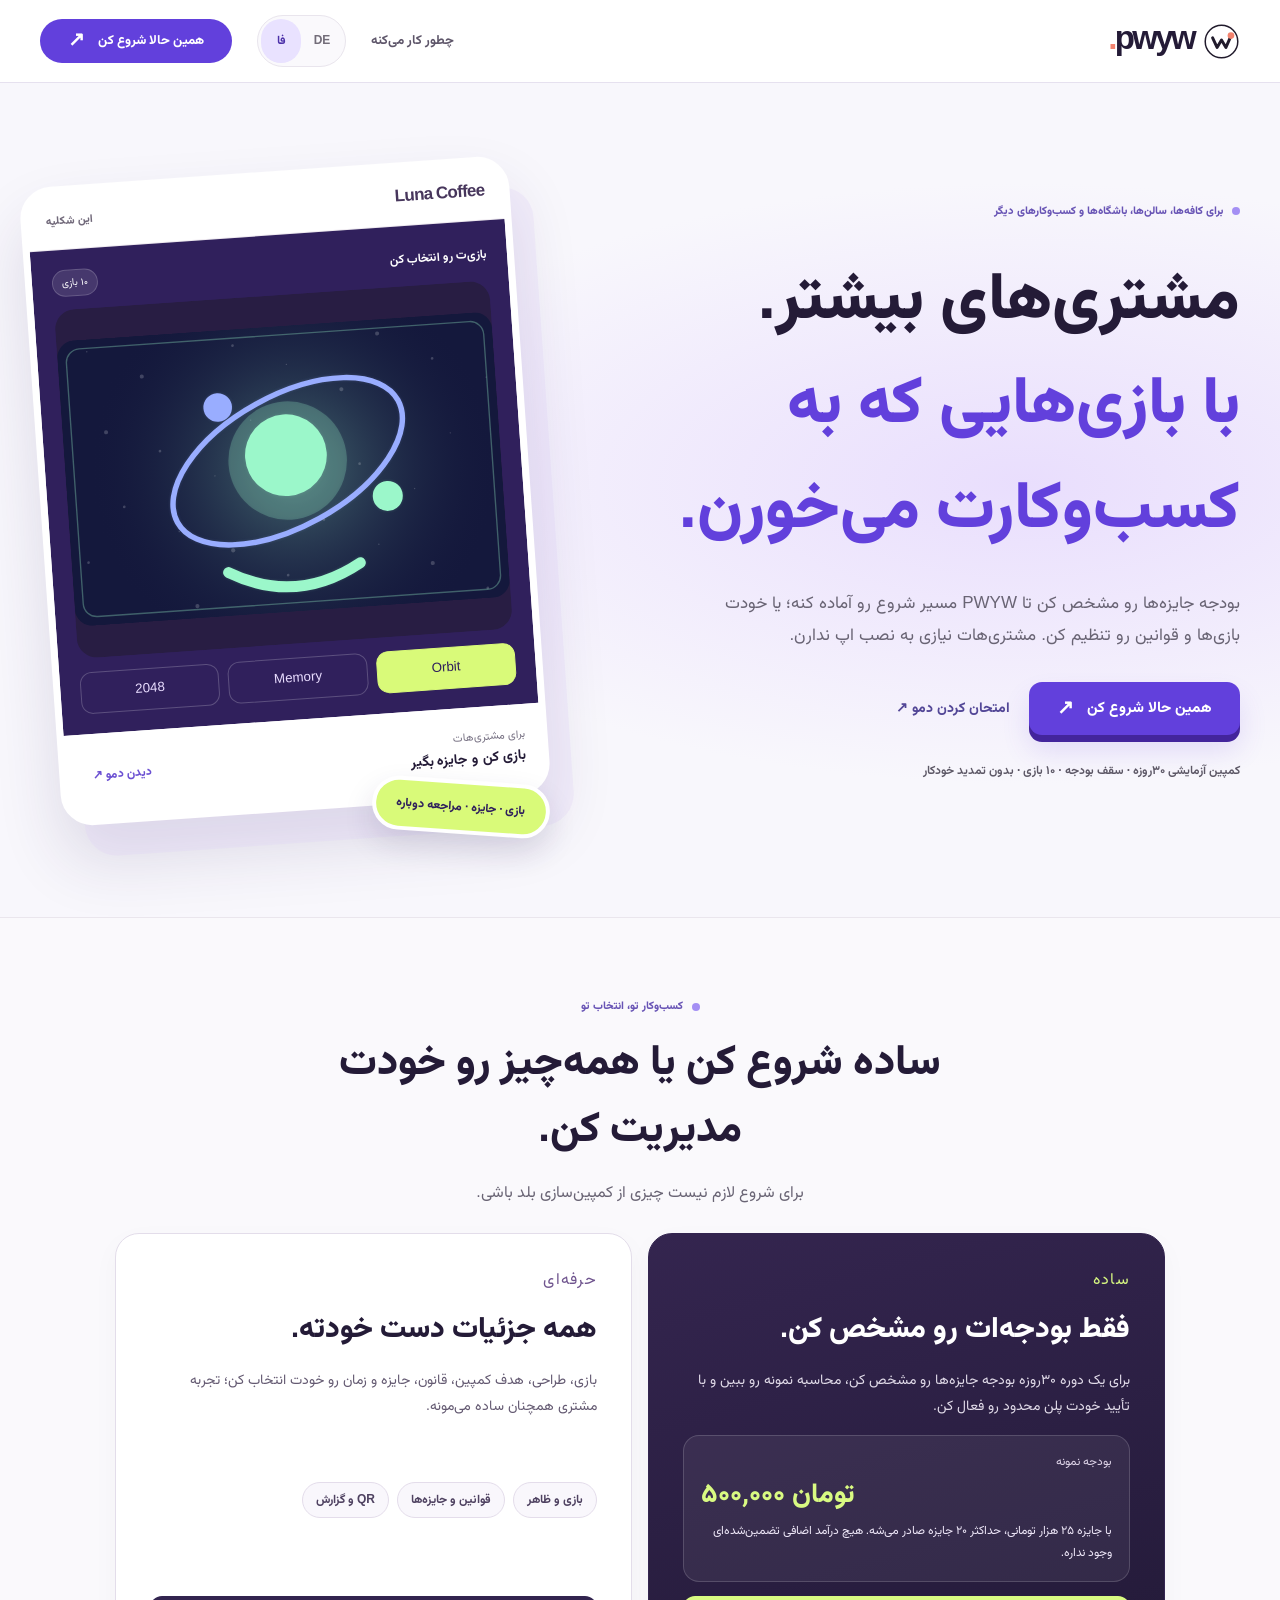
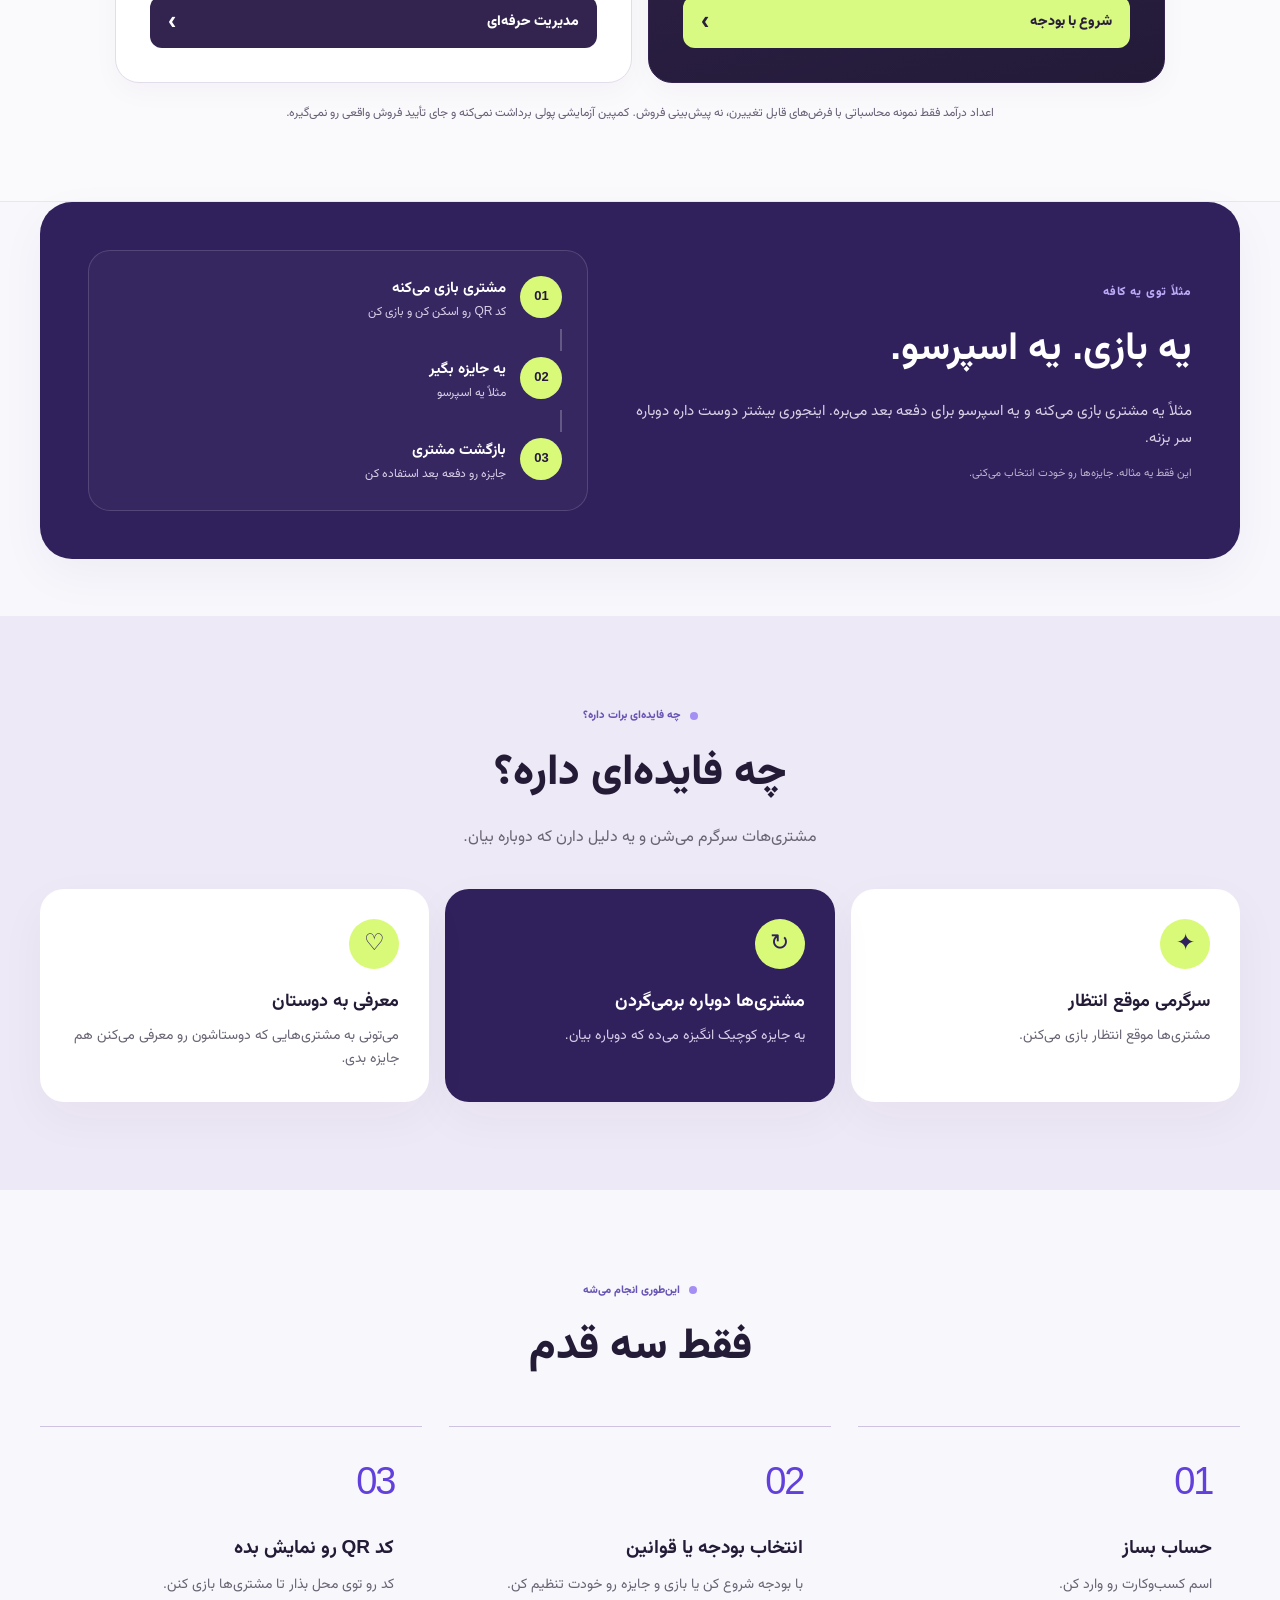
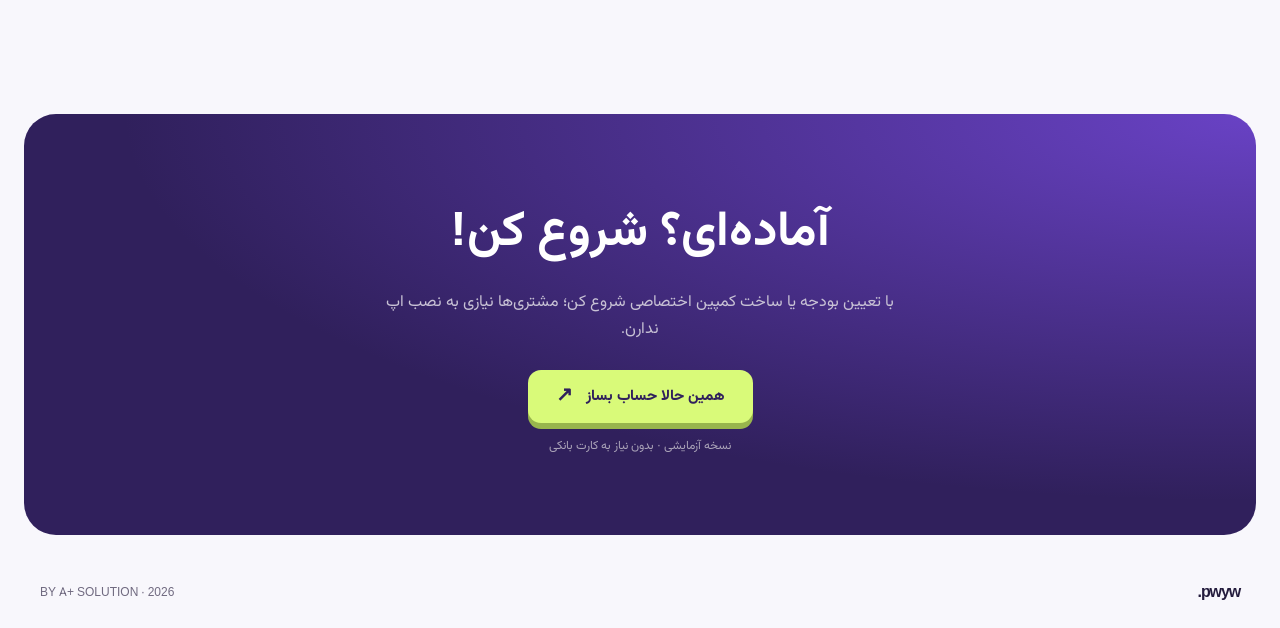
<file: static/index.html>
<!doctype html>
<html lang="de">
<head>
<meta charset="utf-8">
<meta name="viewport" content="width=device-width,initial-scale=1">
<meta name="theme-color" content="#ffffff">
<meta name="description" content="Deine Gäste spielen, gewinnen kleine Preise und kommen gern wieder.">
<meta property="og:title" content="PWYW – Spielen. Gewinnen. Wiederkommen.">
<meta property="og:description" content="Kleine Spiele für deine Gäste. Die Preise und Regeln bestimmst du.">
<title>PWYW — Dein Spieleportal.</title>
<link rel="stylesheet" href="/static/pwyw-sms-landing.css?v=20261024-value02">
<link rel="stylesheet" href="/static/pwyw-premium.css?v=20261024-1"><link rel="stylesheet" href="/static/pwyw-design-system.css?v=20261029-01"></head>
<body class="sms-landing"><a class="pw4-skip" href="#top">رفتن به محتوای اصلی</a>
<header class="site-nav">
  <div class="container nav-inner">
    <a href="/" class="brand-sign" aria-label="PWYW Startseite">
      <span class="brand-glyph" aria-hidden="true"><svg viewBox="0 0 50 50" fill="none"><circle cx="25" cy="25" r="22" stroke="currentColor" stroke-width="2"/><path d="M13 20L19 33L25 23L31 33L38 17" stroke="currentColor" stroke-width="4" stroke-linecap="round" stroke-linejoin="round"/><circle cx="37.8" cy="17" r="4.5" fill="#f2836f"/></svg></span>
      <span class="brand-type">pwyw<span>.</span></span>
    </a>
    <div class="header-spacer"></div>
    <a class="header-how" href="#how">So funktioniert es</a>
    <a class="button button-small nav-link" href="/dashboard?signup=1&amp;src=sms">Jetzt starten <span class="arrow" aria-hidden="true">↗</span></a>
  </div>
</header>
<main>
  <section class="hero" id="top">
    <div class="container hero-grid">
      <div class="hero-copy">
        <span class="eyebrow">Für Cafés, Salons, Studios und mehr</span>
        <h1>Mehr Gäste. <span>Mit Spielen, die zu deinem Geschäft passen.</span></h1>
        <p class="hero-description">Du gibst dein Prämienbudget vor – PWYW richtet den Einstieg ein. Oder du steuerst Spiele und Regeln selbst. Ohne App für deine Gäste.</p>
        <div class="hero-actions">
          <a class="button" href="/dashboard?signup=1&amp;src=sms">Jetzt starten <span class="arrow" aria-hidden="true">↗</span></a>
          <a class="demo-link" href="/play/luna-cafe?objective=return">Demo ausprobieren ↗</a>
        </div>
        <p class="hero-note"><strong>30-Tage-Pilot · Budgetlimit · 10 Spiele · Keine automatische Verlängerung</strong></p>
      </div>
      <div class="hero-visual">
        <div class="hero-showcase">
          <div class="showcase-bar"><b>Luna Coffee</b><span>So sieht es aus</span></div>
          <div class="showcase-screen">
            <div class="showcase-screen-top"><strong>Wähle dein Spiel</strong><span>10 Spiele</span></div>
            <img class="showcase-art" src="/static/game-art/orbit.svg" width="640" height="420" alt="Vorschau des Minispiels Orbit Catch">
            <div class="showcase-picker" data-no-i18n aria-label="Spielvorschau"><button type="button" data-preview="orbit" data-de="Orbit" data-fa="ستاره‌گیر" aria-pressed="true">Orbit</button><button type="button" data-preview="memory" data-de="Memory" data-fa="حافظه" aria-pressed="false">Memory</button><button type="button" data-preview="merge" data-de="2048" data-fa="۲۰۴۸" aria-pressed="false">2048</button></div>
          </div>
          <div class="showcase-bottom">
            <div><small>Für deine Gäste</small><strong>Spielen und gewinnen</strong></div>
            <a href="/play/luna-cafe?objective=return">Demo öffnen ↗</a>
          </div>
        </div>
        <span class="visual-caption">Spielen · Gewinnen · Wiederkommen</span>
      </div>
    </div>
  </section>

  <section class="operating-modes" id="choose-path" aria-labelledby="choose-path-title">
    <div class="container">
      <div class="section-center mode-intro"><span class="eyebrow">Dein Geschäft, deine Entscheidung</span>
        <h2 class="section-heading" id="choose-path-title">Einfach starten. Oder alles selbst steuern.</h2>
        <p class="section-description">Du musst keine Kampagnen kennen, um loszulegen.</p>
      </div>
      <div class="operating-grid">
       <article class="operating-card is-guided">
        <span class="mode-tag">EINFACH</span><h3>Nur dein Budget festlegen.</h3>
        <p>Wähle dein Prämienbudget für einen 30-Tage-Pilot. Du siehst eine Beispielrechnung und aktivierst ein begrenztes Belohnungsprogramm.</p>
        <div class="mode-sample"><span>Beispielbudget</span><strong>500.000 Toman</strong><small>Mit 25.000 Toman je Prämie sind höchstens 20 Ausgaben möglich. Keine garantierten Mehreinnahmen.</small></div>
        <a class="mode-action" href="/dashboard?signup=1&amp;mode=managed">Mit Budget starten <span aria-hidden="true">›</span></a>
       </article>
       <article class="operating-card is-expert">
        <span class="mode-tag">FLEXIBEL</span><h3>Du entscheidest jedes Detail.</h3>
        <p>Wähle Spiele, Gestaltungsstil, Kampagnenziele, Regeln, Prämien und Zeiträume. Das Kundenerlebnis bleibt genauso einfach.</p>
        <div class="mode-capabilities"><span>Spiele & Design</span><span>Regeln & Prämien</span><span>QR & Auswertung</span></div>
        <a class="mode-action secondary" href="/dashboard?signup=1&amp;mode=expert">Professionell gestalten <span aria-hidden="true">›</span></a>
       </article>
      </div>
      <p class="mode-transparency">Die Umsatzszenarien sind Rechenbeispiele mit veränderbaren Annahmen, keine Umsatzprognose. Der Pilot bucht kein Geld ab und ersetzt keine Bestätigung realer Verkäufe.</p>
    </div>
  </section>

  <section class="example" aria-labelledby="example-heading">
    <div class="container example-inner">
      <div class="example-intro">
        <span class="example-label">Zum Beispiel im Café</span>
        <h2 id="example-heading">Ein Spiel. Ein Espresso.</h2>
        <p>Ein Gast spielt und gewinnt zum Beispiel einen Espresso für den nächsten Besuch. So macht Wiederkommen noch mehr Spaß.</p>
        <small>Nur ein Beispiel. Du wählst die Preise.</small>
      </div>
      <div class="journey" aria-label="Beispiel: Gast spielt, erhält einen Vorteil, kommt erneut">
        <div class="journey-item"><span class="journey-icon" aria-hidden="true">01</span><div><strong>Gast spielt</strong><span>QR Code scannen und spielen</span></div></div>
        <div class="journey-connector" aria-hidden="true"></div>
        <div class="journey-item"><span class="journey-icon" aria-hidden="true">02</span><div><strong>Etwas gewinnen</strong><span>Zum Beispiel einen Espresso</span></div></div>
        <div class="journey-connector" aria-hidden="true"></div>
        <div class="journey-item"><span class="journey-icon" aria-hidden="true">03</span><div><strong>Wiederkommen</strong><span>Den Gewinn beim nächsten Besuch einlösen</span></div></div>
      </div>
    </div>
  </section>

  <section class="section benefits" id="benefits" aria-labelledby="benefits-heading">
    <div class="container">
      <div class="section-center">
        <span class="eyebrow">Das bringt es dir</span>
        <h2 class="section-heading" id="benefits-heading">Warum lohnt sich das?</h2>
        <p class="section-description">Deine Gäste haben Spaß. Und einen Grund, wiederzukommen.</p>
      </div>
      <div class="simple-goal-grid">
        <article class="simple-goal-card"><span class="benefit-icon" aria-hidden="true">✦</span><h3>Spaß beim Warten</h3><p>Deine Gäste spielen, während sie warten.</p></article>
        <article class="simple-goal-card"><span class="benefit-icon" aria-hidden="true">↻</span><h3>Gäste kommen gern wieder</h3><p>Ein kleiner Gewinn macht Lust auf den nächsten Besuch.</p></article>
        <article class="simple-goal-card"><span class="benefit-icon" aria-hidden="true">♡</span><h3>Freunde empfehlen</h3><p>Du kannst auch Gäste belohnen, die Freunde empfehlen.</p></article>
      </div>
    </div>
  </section>

  <section class="section" id="how" aria-labelledby="how-heading">
    <div class="container">
      <div class="section-center">
        <span class="eyebrow">So geht’s</span>
        <h2 class="section-heading" id="how-heading">Nur drei Schritte</h2>
      </div>
      <div class="simple-steps">
        <div class="simple-step"><span>01</span><h3>Konto erstellen</h3><p>Gib den Namen deines Geschäfts ein.</p></div>
        <div class="simple-step"><span>02</span><h3>Budget oder Regeln wählen</h3><p>Einfach mit Budget starten oder Spiele und Prämien selbst einstellen.</p></div>
        <div class="simple-step"><span>03</span><h3>QR Code zeigen</h3><p>Stell den Code im Geschäft auf. Schon können Gäste spielen.</p></div>
      </div>
    </div>
  </section>

  <section class="closing" aria-labelledby="closing-heading">
    <div class="container">
      <h2 id="closing-heading">Bereit? Dann geht’s los!</h2>
      <p>Starte mit einem Budget oder deiner eigenen Kampagne. Deine Gäste brauchen keine App.</p>
      <a href="/dashboard?signup=1&amp;src=sms" class="button">Jetzt Konto erstellen <span class="arrow" aria-hidden="true">↗</span></a>
      <small>Pilotversion · Keine Kreditkarte erforderlich</small>
    </div>
  </section>
</main>
<footer class="site-footer"><div class="container footer-inner"><strong>pwyw.</strong><span>BY A+ SOLUTION · 2026</span></div></footer>
<script defer src="/static/pwyw-i18n.js?v=irt20261028-1"></script>
<script defer src="/static/pwyw-premium.js?v=20261024-1"></script></body></html>
</file>
<file: static/pwyw-sms-landing.css>
/* PWYW conversion landing. Isolated from studio and game presentation. */
:root{color-scheme:light;--ink:#211b2c;--sub:#696474;--accent:#6b50d2;--accentDeep:#543ac0;--paper:#f7f7f7;--stroke:#e9e5ed;--font:Inter,ui-sans-serif,system-ui,-apple-system,BlinkMacSystemFont,"Segoe UI",Arial,sans-serif}
*,*::before,*::after{box-sizing:border-box}
html{scroll-behavior:smooth;overflow-x:clip}
body{overflow-x:clip;margin:0;background:#fff;color:var(--ink);font-family:var(--font);font-size:16px;-webkit-font-smoothing:antialiased}
a{color:inherit;text-decoration:none}
button,a{-webkit-tap-highlight-color:transparent}
img{max-width:100%;display:block}
.sr-only{position:absolute;width:1px;height:1px;clip:rect(0,0,0,0);overflow:hidden;white-space:nowrap}
.container{width:min(1140px,calc(100% - 48px));margin-inline:auto}
.site-nav{position:sticky;top:0;z-index:20;background:rgba(255,255,255,.96);backdrop-filter:blur(18px);border-bottom:1px solid #efecf0}
.nav-inner{min-height:74px;display:flex;align-items:center;gap:25px}
.brand-sign{display:inline-flex;align-items:center;gap:9px;white-space:nowrap}
.brand-glyph{color:var(--ink);width:37px;height:37px;display:inline-flex}
.brand-glyph svg{width:100%;height:100%}
.brand-type{font-size:29px;letter-spacing:-.08em;font-weight:850;line-height:1}
.brand-type span{color:#f2836f}
.header-spacer{flex:1}
.header-how{font-size:13px;font-weight:700;color:#5e566a}
.header-how:hover{color:var(--accent)}
.pwyw-locale-switch{display:flex;align-items:center;gap:3px;border:1px solid var(--stroke);border-radius:50px;padding:3px;background:#faf9fc}
.pwyw-locale-switch button{cursor:pointer;padding:6px 9px;border:0;border-radius:20px;background:transparent;font:700 12px var(--font);color:#736d79}
.pwyw-locale-switch button.is-current{background:#e9e2ff;color:#4c31a9}
.button{display:inline-flex;justify-content:center;align-items:center;gap:13px;min-height:56px;padding:15px 24px;border-radius:12px;background:var(--accent);color:white;font-size:15px;font-weight:760;box-shadow:0 9px 22px #664bd126;transition:background .2s,transform .2s}
.button:hover{background:var(--accentDeep);transform:translateY(-1px)}
.button:focus-visible,.header-how:focus-visible,.demo-link:focus-visible,.brand-sign:focus-visible{outline:3px solid #b39bff;outline-offset:4px}
.button .arrow{font-size:20px;line-height:1}
.button-small{min-height:42px;padding:10px 17px;font-size:13px;border-radius:10px;box-shadow:none}
.hero{padding:92px 0 88px;background:radial-gradient(circle at 93% 23%,#efeaff 0%,#fff 41%)}
.hero-grid{display:grid;grid-template-columns:minmax(0,1.1fr) minmax(0,.9fr);align-items:center;gap:68px}
.eyebrow{display:inline-flex;align-items:center;gap:9px;color:#6854b5;text-transform:uppercase;font-size:12px;font-weight:800;letter-spacing:.1em}
.eyebrow::before{content:"";height:8px;width:8px;border-radius:50%;background:#a48ff4}
.hero h1{font-size:clamp(43px,5.5vw,70px);line-height:1.1;letter-spacing:-.065em;font-weight:820;margin:22px 0 23px;max-width:780px}
.hero h1 span{color:var(--accent)}
.hero-description{font-size:18px;line-height:1.75;color:var(--sub);max-width:570px;margin:0}
.hero-actions{margin-top:30px;display:flex;flex-wrap:wrap;align-items:center;gap:15px}
.demo-link{font-size:14px;color:#534797;font-weight:750;padding:9px 4px}
.demo-link:hover{text-decoration:underline}
.hero-note{color:#85808e;font-size:13px;margin:18px 0 0}
.hero-note strong{font-weight:650;color:#5d5866}
.hero-visual{position:relative;max-width:475px;width:100%;justify-self:end}
.hero-visual::before{content:"";position:absolute;inset:9% -6% -6%;background:linear-gradient(145deg,#ece7fa,#faf3ef);border-radius:50px;transform:rotate(-5deg)}
.hero-showcase{isolation:isolate;position:relative;overflow:hidden;border:1px solid #e8e3ef;border-radius:25px;box-shadow:0 29px 62px #291c4d1a;background:white;transform:rotate(2deg)}
.showcase-bar{display:flex;align-items:center;justify-content:space-between;padding:17px 19px;border-bottom:1px solid #efeaf0;color:#726a7b;font-size:11px;font-weight:800}
.showcase-bar b{font-weight:850;color:#47365c;letter-spacing:-.04em;font-size:17px}
.showcase-screen{padding:18px;background:linear-gradient(160deg,#16142b,#322055)}
.showcase-screen-top{display:flex;justify-content:space-between;align-items:center;color:#fff;font-size:12px;margin-bottom:13px;gap:8px}
.showcase-screen-top span:last-child{background:#ffffff1c;border:1px solid #ffffff2c;border-radius:30px;padding:5px 9px;font-size:10px}
.showcase-art{width:100%;aspect-ratio:1.55;object-fit:cover;background:#281d43;border-radius:13px}
.showcase-bottom{padding:17px 18px 18px;display:flex;align-items:center;justify-content:space-between;gap:10px}
.showcase-bottom div{display:grid;gap:4px}
.showcase-bottom small{font-size:11px;color:#767082}
.showcase-bottom strong{font-size:16px}
.showcase-bottom a{font-size:12px;font-weight:750;color:var(--accent);white-space:nowrap}
.visual-caption{position:absolute;z-index:2;right:-10px;bottom:16px;color:#fff;background:#2d233c;padding:11px 15px;border-radius:11px;font-weight:760;font-size:12px;box-shadow:0 10px 25px #0002;transform:rotate(-4deg)}
.section{padding:80px 0}
.section-center{text-align:center;margin-inline:auto}
.section-heading{font-size:clamp(30px,3.7vw,43px);line-height:1.2;font-weight:820;letter-spacing:-.045em;margin:11px 0 15px}
.section-description{color:var(--sub);font-size:16px;line-height:1.7;margin:0 auto;max-width:590px}
.benefits{background:#faf9fc;border-block:1px solid #f1eef5}
.simple-goal-grid{display:grid;grid-template-columns:repeat(3,minmax(0,1fr));gap:16px;margin-top:38px}
.simple-goal-card{background:#fff;border:1px solid #eeebf2;border-radius:17px;padding:26px 25px;min-height:175px}
.benefit-icon{display:grid;place-items:center;width:42px;height:42px;background:#efeafd;border-radius:13px;font-size:23px;color:#674bd1}
.simple-goal-card h3{font-size:18px;line-height:1.35;letter-spacing:-.02em;margin:19px 0 8px}
.simple-goal-card p{font-size:14px;color:var(--sub);margin:0;line-height:1.7}
.simple-steps{display:grid;grid-template-columns:repeat(3,minmax(0,1fr));gap:27px;margin-top:43px}
.simple-step{position:relative}
.simple-step>span{display:inline-grid;place-items:center;width:47px;height:47px;border-radius:13px;background:#ede8fd;color:var(--accentDeep);font-weight:850;font-size:16px}
.simple-step h3{font-size:19px;line-height:1.3;letter-spacing:-.03em;margin:20px 0 10px}
.simple-step p{font-size:14px;line-height:1.7;color:var(--sub);margin:0;max-width:300px}
.example{padding:35px 0 78px}
.example-inner{display:grid;grid-template-columns:.8fr 1.2fr;align-items:center;gap:32px;padding:36px 42px;border:1px solid #eee8f6;background:#f7f4fd;border-radius:24px}
.example-label{font-weight:820;color:#6b54b2;font-size:12px;text-transform:uppercase;letter-spacing:.08em}
.example-inner h2{font-size:clamp(25px,3vw,33px);line-height:1.25;letter-spacing:-.04em;margin:10px 0 0}
.example-inner p{font-size:16px;line-height:1.7;color:#605969;margin:0}
.closing{background:#211a31;color:white;text-align:center;padding:76px 0 79px}
.closing h2{font-size:clamp(31px,4.3vw,49px);line-height:1.17;letter-spacing:-.055em;margin:0 auto 16px;max-width:730px}
.closing p{font-size:16px;color:#c8c2d5;margin:0 auto 27px;max-width:530px;line-height:1.7}
.closing .button{background:#a895ff;color:#211a31;box-shadow:none}
.closing .button:hover{background:#c0b1ff}
.closing small{display:block;margin-top:14px;color:#aaa3b8;font-size:12px}
.site-footer{padding:22px 0;background:#1a1525;color:#b6aec3;font-size:12px}
.footer-inner{display:flex;justify-content:space-between;align-items:center;gap:12px}
.footer-inner strong{color:#fff;font-size:16px;letter-spacing:-.07em}
html[dir=rtl] body{font-family:Vazirmatn,"Noto Sans Arabic",Tahoma,var(--font)}
html[dir=rtl] .hero h1,html[dir=rtl] .section-heading,html[dir=rtl] .closing h2{letter-spacing:0;line-height:1.45}
html[dir=rtl] .eyebrow{letter-spacing:0}
html[dir=rtl] .showcase-bottom a,html[dir=rtl] .visual-caption{font-family:inherit}
@media(max-width:850px){
 .hero{padding:66px 0 66px}
 .hero-grid{grid-template-columns:1fr;gap:42px}
 .hero-visual{justify-self:center;max-width:440px}
 .hero h1{max-width:670px}
 .simple-goal-grid{gap:10px}
 .simple-goal-card{padding:20px}
 .example-inner{padding:30px}
}
@media(max-width:600px){
 .container{width:calc(100% - 36px)}
 .nav-inner{min-height:64px;gap:10px}
 .brand-glyph{width:30px;height:30px}
 .brand-type{font-size:24px}
 .header-how{display:none}
 .button-small{font-size:12px;padding:9px 12px;min-height:40px}
 .pwyw-locale-switch{padding:2px;gap:0}
 .pwyw-locale-switch button{padding:7px 6px;font-size:11px}
 .hero{padding:47px 0 52px}
 .hero h1{font-size:clamp(39px,10.2vw,53px);line-height:1.18;margin:17px 0 17px;letter-spacing:-.056em}
 .hero-description{font-size:15px;line-height:1.75}
 .eyebrow{font-size:10px}
 .hero-actions{margin-top:24px;gap:12px}
 .hero-actions .button{width:100%}
 .demo-link{margin-inline:auto;font-size:13px}
 .hero-note{text-align:center;font-size:12px;margin-top:8px}
 .hero-visual{max-width:365px}
 .hero-showcase{transform:none}
 .hero-visual::before{inset:8% 0 0;transform:none}
 .visual-caption{transform:none;right:8px}
 .visual-caption{right:-3px;bottom:6px}
 .section{padding:58px 0}
 .section-heading{font-size:29px}
 .section-description{font-size:14px}
 .simple-goal-grid{grid-template-columns:1fr;gap:10px;margin-top:27px}
 .simple-goal-card{min-height:auto;padding:19px;display:grid;grid-template-columns:42px 1fr;gap:2px 15px}
 .benefit-icon{grid-row:1/3}
 .simple-goal-card h3{margin:0;font-size:16px}
 .simple-goal-card p{font-size:13px}
 .simple-steps{grid-template-columns:1fr;gap:24px;margin-top:32px}
 .simple-step{display:grid;grid-template-columns:46px 1fr;gap:3px 14px}
 .simple-step>span{grid-row:1/3}
 .simple-step h3{margin:0;font-size:17px}
 .simple-step p{font-size:13px}
 .example{padding:0 0 56px}
 .example-inner{grid-template-columns:1fr;gap:14px;padding:25px;border-radius:19px}
 .example-inner h2{font-size:26px}
 .example-inner p{font-size:14px}
 .closing{padding:60px 0}
 .closing p{font-size:14px}
 .closing .button{width:100%}
 .footer-inner{font-size:11px}
}
@media(max-width:350px){
 .brand-glyph{width:25px;height:25px}
 .brand-type{font-size:21px}
 .nav-inner{gap:6px}
 .button-small{padding:8px 9px;font-size:11px}
 .pwyw-locale-switch button{padding:5px}
}
@media(prefers-reduced-motion:reduce){html{scroll-behavior:auto}.button{transition:none}}


/* The commercial reason comes before the feature explanation. */
.example{padding:34px 0 57px;background:#fff}
.example-inner{grid-template-columns:minmax(0,1fr) minmax(0,.88fr);background:#251b38;color:#fff;border-color:#251b38;gap:35px;padding:42px 46px}
.example-label{color:#bbabf6}
.example-inner h2{max-width:470px;font-size:clamp(28px,3.3vw,39px);line-height:1.18;margin-top:15px}
.example-inner p{font-size:15px;color:#d9d2e5;line-height:1.8;margin:17px 0 13px}
.example-intro small{display:block;color:#bdb3cf;font-size:11px;line-height:1.6}
.journey{display:flex;flex-direction:column;border:1px solid #ffffff20;background:#ffffff0b;border-radius:19px;padding:20px 22px}
.journey-item{display:flex;align-items:flex-start;gap:14px;min-width:0}
.journey-icon{display:grid;place-items:center;flex:0 0 42px;height:42px;background:#b6a0fa;color:#26173e;font-size:13px;font-weight:850;border-radius:11px}
.journey-item>div{min-width:0;display:grid;gap:4px;padding-top:2px}
.journey-item strong{font-size:15px;color:#fff;line-height:1.4}
.journey-item>div>span{font-size:12px;line-height:1.65;color:#d8cfe7}
.journey-connector{height:22px;width:2px;background:#ffffff3a;margin:6px 0 6px 20px}
.showcase-bottom strong{max-width:220px;font-size:14px;line-height:1.4}
@media(max-width:850px){.example-inner{grid-template-columns:1fr;gap:22px;padding:33px}.journey{max-width:620px}}
@media(max-width:600px){.example{padding:0 0 46px}.example-inner{padding:24px 20px;gap:20px}.example-inner h2{font-size:28px}.example-inner p{font-size:14px}.journey{padding:17px 15px}.journey-item strong{font-size:14px}.journey-item>div>span{font-size:12px}.showcase-bottom strong{max-width:205px}}
</file>
<file: static/pwyw-premium.css>
@font-face{font-family:"PW Manrope";font-style:normal;font-weight:200 800;font-display:swap;src:url('/static/fonts/manrope.woff2') format('woff2')}
@font-face{font-family:"PW Vazir";font-style:normal;font-weight:100 900;font-display:swap;src:url('/static/fonts/vazirmatn.woff2') format('woff2')}
/* Shared product layer. Existing layout/behavior contracts stay in their modules. */
:root{--pw-ink:#241c3d;--pw-muted:#706a80;--pw-violet:#6240dc;--pw-deep:#30205c;--pw-lime:#d9fa79;--pw-paper:#f8f7fc;--pw-line:#e6e1ef;--pw-radius:24px;--pw-shadow:0 16px 48px #30205c0b;--pw-ease:cubic-bezier(.22,1,.36,1)}
:is(.sms-landing,.studio-v2){color:var(--pw-ink);background:var(--pw-paper)!important}
:is(.sms-landing,.studio-v2,.player-v2) :is(button,a,input,select,textarea,summary):focus-visible{outline:3px solid #9470ff!important;outline-offset:4px!important}
:is(.sms-landing,.studio-v2,.player-v2) :is(button,input,select,textarea){font-family:inherit}
:is(.sms-landing,.studio-v2,.player-v2) button:disabled{cursor:wait;opacity:.55}
:is(.sms-landing,.studio-v2,.player-v2) [hidden]{display:none!important}
:is(.sms-landing,.studio-v2,.player-v2) button{touch-action:manipulation}
/* Landing: editorial type and an interactive product stage. */
.sms-landing .container{width:min(1200px,calc(100% - 48px))}
.sms-landing .site-nav{background:#f8f7fce8;border-color:var(--pw-line)}
.sms-landing .nav-inner{min-height:82px}
.sms-landing .brand-type{font-size:33px}
.sms-landing .button{border-radius:100px;background:var(--pw-violet);box-shadow:0 7px 0 #43259c,0 16px 28px #6240dc24;padding-inline:28px;transition:transform .25s var(--pw-ease),box-shadow .25s}
.sms-landing .button:hover{transform:translateY(-3px);box-shadow:0 10px 0 #43259c,0 20px 30px #6240dc28}
.sms-landing .button:active{transform:translateY(4px);box-shadow:0 2px 0 #43259c}
.sms-landing .button-small{box-shadow:none;min-height:44px}
.sms-landing .hero{padding:88px 0 106px;background:radial-gradient(ellipse at 80% 48%,#e9defd,transparent 49%),var(--pw-paper)}
.sms-landing .hero-grid{grid-template-columns:minmax(0,1.15fr) minmax(0,1fr);gap:58px}
.sms-landing .hero h1{font-size:clamp(44px,5.1vw,70px);line-height:1.04;letter-spacing:-.065em;font-weight:850;margin-block:26px}
.sms-landing .hero h1 span{color:var(--pw-violet)}
.sms-landing .hero-description{max-width:450px;font-size:17px;line-height:1.8}
.sms-landing .eyebrow{letter-spacing:.06em;font-size:11px}
.sms-landing .hero-note{margin-top:26px}
.sms-landing .hero-visual{perspective:1200px;max-width:490px}
.sms-landing .hero-visual::before{inset:-28px -15px;background:repeating-radial-gradient(ellipse at center,transparent 0 42px,#6240dc10 43px 44px);transform:rotate(-12deg);border-radius:50%}
.sms-landing .hero-showcase{transform:rotate(-4deg);border:7px solid white;border-radius:32px;box-shadow:22px 32px 0 #dacdf142,0 35px 65px #30205c24;transition:transform .6s var(--pw-ease)}
.sms-landing .hero-showcase:hover,.sms-landing .hero-showcase:focus-within{transform:rotate(0) translateY(-5px)}
.sms-landing .showcase-bar{padding:15px 18px;background:#fff}
.sms-landing .showcase-screen{padding:20px;background:var(--pw-deep)}
.sms-landing .showcase-art{height:auto;aspect-ratio:1.25;border-radius:20px;transition:opacity .2s}
.showcase-picker{display:flex;gap:9px;margin-top:14px}
.showcase-picker button{flex:1;min-height:42px;border:1px solid #ffffff36;border-radius:12px;background:transparent;color:#e9ddff;font:700 11px inherit;cursor:pointer}
.showcase-picker button[aria-pressed=true]{background:var(--pw-lime);border-color:var(--pw-lime);color:#30205c}
.sms-landing .showcase-bottom{padding:20px 16px;background:white}
.sms-landing .visual-caption{background:var(--pw-lime);color:var(--pw-deep);border:4px solid #fff;border-radius:100px;right:-20px;bottom:-23px;padding:14px 20px;transform:rotate(4deg);box-shadow:0 14px 30px #30205c22}
.sms-landing .example{background:transparent;padding-top:0}
.sms-landing .example-inner{background:var(--pw-deep);border:0;border-radius:32px;padding:48px;box-shadow:var(--pw-shadow)}
.sms-landing .journey{background:#ffffff08;border-color:#ffffff25;border-radius:22px;padding:25px}
.sms-landing .journey-icon{background:var(--pw-lime);border-radius:50%}
.sms-landing .benefits{background:#eee9f6;border:0}
.sms-landing .section{padding-block:88px}
.sms-landing .simple-goal-card{border:0;border-radius:24px;padding:30px;box-shadow:var(--pw-shadow);transition:transform .3s var(--pw-ease)}
.sms-landing .simple-goal-card:nth-child(2){background:var(--pw-deep);color:white}
.sms-landing .simple-goal-card:nth-child(2) p{color:#d8ceea}
.sms-landing .benefit-icon{background:var(--pw-lime);color:var(--pw-deep);border-radius:50%;width:50px;height:50px}
.sms-landing .simple-step{padding:28px;border-top:1px solid #cec4e2}
.sms-landing .simple-step>span{background:transparent;width:auto;height:auto;font-size:38px;font-weight:500;letter-spacing:-.06em;color:var(--pw-violet)}
.sms-landing .closing{margin:0 24px 24px;border-radius:32px;background:radial-gradient(ellipse at top right,#6942c5,transparent 65%),var(--pw-deep);padding:80px 20px}
.sms-landing .closing .button{background:var(--pw-lime);color:var(--pw-deep);box-shadow:0 6px 0 #98b54d}
.sms-landing .site-footer{background:transparent;color:var(--pw-muted)}
.sms-landing .footer-inner strong{color:var(--pw-ink)}
/* Merchant workspace. Spacious surfaces and clear action hierarchy. */
.studio-v2 .studio-top{background:#fff!important;color:var(--pw-ink)!important;border-bottom:1px solid var(--pw-line)!important;box-shadow:none!important;min-height:80px}
.studio-v2 .identity,.studio-v2 .studio-top-right{color:var(--pw-ink)!important}
.studio-v2 .identity-word small{color:var(--pw-muted)!important}
.studio-v2 .studio-menu{background:#f0edf7!important;border-color:var(--pw-line)!important}
.studio-v2 .brand-nav{border-radius:16px!important;padding:15px!important;transition:background .2s}
.studio-v2 .brand-nav.active{background:var(--pw-deep)!important;color:#fff!important;border-color:var(--pw-deep)!important;box-shadow:0 8px 18px #30205c1a}
.studio-v2 .studio-content{max-width:1440px;padding:36px clamp(18px,3vw,48px)}
.studio-v2 .studio-intro{margin-bottom:28px}
.studio-v2 .studio-intro h1{letter-spacing:-.05em;font-size:clamp(29px,3vw,42px)}
.studio-v2 .reward-hub-header{position:relative;isolation:isolate;overflow:hidden;border-radius:28px;padding:32px;background:var(--pw-deep);box-shadow:var(--pw-shadow);gap:28px}
.studio-v2 .reward-hub-header::after{content:"";position:absolute;z-index:-1;inset:-100px -50px -200px 60%;border:1px solid #ffffff20;border-radius:50%;box-shadow:0 0 0 45px #ffffff07,0 0 0 90px #ffffff06,0 0 0 135px #ffffff04;pointer-events:none}
.studio-v2 .reward-hub-header h2{font-size:clamp(26px,3vw,39px);letter-spacing:-.045em}
.studio-v2 .reward-portal-button{background:var(--pw-lime);color:var(--pw-deep);border-radius:100px;min-height:48px;display:inline-flex;align-items:center;justify-content:center;white-space:normal}
.studio-v2 .reward-onboarding{gap:12px;margin-block:20px}
.studio-v2 .reward-onboarding>div{border:0;background:transparent;padding:12px 8px}
.studio-v2 .reward-onboarding>div>span{border-radius:50%;width:32px;height:32px;background:#e7dff6;color:var(--pw-deep)}
.studio-v2 .reward-overview{gap:16px;margin-bottom:24px}
.studio-v2 .reward-overview>div{padding:22px;border-radius:20px;border:1px solid var(--pw-line);box-shadow:var(--pw-shadow)}
.studio-v2 .reward-overview strong{font-size:32px;color:var(--pw-deep);letter-spacing:-.05em}
.studio-v2 .reward-overview span{font-size:12px}
.studio-v2 .reward-panel{border:1px solid var(--pw-line);border-radius:24px;padding:24px;box-shadow:var(--pw-shadow)}
.studio-v2 .reward-template{background:#f8f6fc;border:1px solid #e9e3f2;border-radius:18px;padding:20px;min-height:110px}
.studio-v2 .reward-template:hover{background:#eee7fc;border-color:#bba5eb;transform:translateY(-4px);box-shadow:0 10px 20px #30205c0e}
.studio-v2 .reward-template .reward-best{background:var(--pw-lime);color:var(--pw-deep)}
.studio-v2 :is(.reward-secondary,.studio-settings-trigger){border-radius:100px;min-height:44px}
.studio-v2 :is(.reward-primary,.solid-btn){background:var(--pw-violet)!important;color:white!important;border-radius:100px;min-height:50px}
.studio-v2 :is(input:not([type=checkbox]):not([type=color]),select,textarea){border:1px solid #dcd5e8!important;border-radius:12px!important;background:white!important;color:var(--pw-ink)!important;min-height:48px;padding:12px!important;font-size:14px!important}
.studio-v2 :is(.studio-settings-dialog,.reward-editor,.campaign-editor,.builder-panel){border-radius:24px!important}
.studio-v2 .reward-rule-item{padding:20px;border-radius:18px}
.studio-v2 .reward-trend-day>span{background:linear-gradient(#b29af5,var(--pw-violet));border-radius:8px 8px 0 0}
.studio-v2 .studio-auth{max-width:1100px;margin:56px auto;gap:24px;padding:20px;background:transparent}
.studio-v2 .studio-auth-art{position:relative;overflow:hidden;border-radius:30px;background:var(--pw-deep)!important;color:#fff!important;padding:46px!important;min-height:530px}
.studio-v2 .studio-auth-art h1{font-size:clamp(40px,4.8vw,66px);letter-spacing:-.06em;position:relative;z-index:1}
.studio-v2 .studio-auth-art h1 em{color:var(--pw-lime)!important}
.studio-v2 .studio-auth-art p{color:#ddd2f3!important;position:relative;z-index:1}
.studio-v2 .studio-auth-art::after{content:"✳";color:#b89ae8;position:absolute;right:-45px;bottom:-95px;font-size:310px;line-height:1;opacity:.4;animation:pw-orbit 50s linear infinite}
.studio-v2 .studio-auth-box{align-self:center;background:white;border:1px solid var(--pw-line);border-radius:28px;padding:40px;box-shadow:var(--pw-shadow)}
.studio-v2 .mode-toggle{background:#f0edf7;border:0;border-radius:100px;padding:5px}
.studio-v2 .mode-toggle button{border-radius:100px;min-height:43px;background:transparent!important;color:var(--pw-muted)!important;border:0!important}
.studio-v2 .mode-toggle button.active{background:white!important;color:var(--pw-violet)!important;box-shadow:0 3px 10px #30205c14}
.password-meter{display:flex;gap:5px;margin:8px 0 18px;height:4px}
.password-meter span{flex:1;border-radius:5px;background:#e9e3f2;transition:background .2s}
.password-meter span.filled{background:var(--pw-violet)}
/* Player: keep merchant palettes, unify shape, depth and touch feedback. */
.player-v2 .play-header{border-bottom:1px solid color-mix(in srgb,var(--world-ink,#30205c) 12%,transparent);padding-block:16px}
.player-v2 .play-nav{border-radius:50%!important;min-width:44px;min-height:44px}
.player-v2 .campaign-intro{padding-block:24px!important}
.player-v2 .campaign-intro h1{font-family:inherit!important;letter-spacing:-.055em!important;font-weight:850!important}
.player-v2 .featured-game{border-radius:28px!important;border:1px solid #ffffff60!important;box-shadow:0 22px 50px #20113322!important;overflow:hidden;transition:transform .3s var(--pw-ease)}
.player-v2 .featured-poster img{transition:transform .65s var(--pw-ease)}
.player-v2 .featured-game:hover .featured-poster img{transform:scale(1.055)}
.player-v2 .featured-start{border-radius:100px!important;min-height:48px!important}
.player-v2 .game-library{margin-top:26px!important}
.player-v2 .game-library>summary{padding:18px!important;font-size:15px!important}
.player-v2 .game-pick{border-radius:20px!important;overflow:hidden;box-shadow:0 6px 18px #2011330a!important}
.player-v2 .game-pick-poster{border-radius:14px!important;overflow:hidden}
.player-v2 .game-pick:hover{box-shadow:0 12px 26px #20113320!important}
.player-v2 .game-pick:active{transform:scale(.97)!important}
.player-v2 .portal-rule{border-radius:18px;padding:19px!important}
.player-v2 .game-stats{border-radius:20px!important;gap:8px!important;padding:14px!important;border:1px solid #ffffff45!important;box-shadow:0 10px 32px #2011330c}
.player-v2 .game-stats b{font-family:inherit!important;font-variant-numeric:tabular-nums;letter-spacing:-.05em;font-size:32px!important}
.player-v2 .game-stats span{font-family:inherit!important;font-size:10px!important;letter-spacing:.08em}
.player-v2 .game-arena{border-radius:26px!important;box-shadow:0 20px 48px #20113325!important;overflow:hidden}
.player-v2 .memory-tile{border-radius:14px!important;box-shadow:0 4px 0 #20113325!important;transition:transform .25s var(--pw-ease),background .2s!important}
.player-v2 .memory-tile:active{transform:scale(.93)!important}
.player-v2 .memory-tile.matched{box-shadow:0 0 0 2px #90af59!important}
.player-v2 .merge-cell{border-radius:12px!important;transition:background .15s}
.player-v2 .result-inside{position:relative;border-radius:30px!important;box-shadow:0 30px 100px #180c4040!important;animation:pw-enter .5s var(--pw-ease)}
.player-v2 .result-score{font-family:inherit!important;font-size:clamp(42px,9vw,68px)!important;letter-spacing:-.06em}
.player-v2 .reward-box{border-radius:22px!important;border:1px solid #b7a1d64d!important}
.player-v2 .reward-code{border:2px dashed currentColor;border-radius:16px;padding:18px;letter-spacing:.1em;background:#ffffff38}
.player-v2 #play-again{border-radius:100px!important;min-height:52px}
.pw-confetti{position:fixed;inset:0;pointer-events:none;z-index:1000;overflow:hidden}
.pw-confetti i{position:absolute;top:-20px;width:9px;height:15px;border-radius:3px;background:var(--c);left:var(--x);animation:pw-fall 1.9s var(--d) ease-in both}
@keyframes pw-fall{to{transform:translate3d(var(--drift),105vh,0) rotate(540deg);opacity:0}}
@keyframes pw-enter{from{opacity:0;transform:translateY(18px) scale(.98)}to{opacity:1;transform:none}}
@keyframes pw-orbit{to{transform:rotate(360deg)}}
@media(hover:hover){.sms-landing .simple-goal-card:hover{transform:translateY(-7px)}}
@media(min-width:1000px){.player-v2 .play-area{max-width:1040px!important}.player-v2 .play-game-list{grid-template-columns:repeat(3,minmax(0,1fr))!important}}
@media(max-width:850px){.sms-landing .hero-grid{grid-template-columns:1fr;gap:56px}.sms-landing .hero-visual{justify-self:center}.sms-landing .hero-copy{max-width:650px}.studio-v2 .studio-auth{margin:20px auto}.studio-v2 .studio-auth-art{min-height:340px}.studio-v2 .reward-hub-header{padding:24px}}
@media(max-width:600px){
.sms-landing .container{width:calc(100% - 36px)}.sms-landing .nav-inner{min-height:68px;gap:8px}.sms-landing .brand-type{font-size:26px}.sms-landing .button-small{padding:9px 13px}.sms-landing .hero{padding:42px 0 72px}.sms-landing .hero h1{font-size:clamp(36px,10.4vw,60px);line-height:1.12}.sms-landing .hero-description{font-size:15px}.sms-landing .hero-grid{gap:43px}.sms-landing .hero-showcase{transform:rotate(-2deg);border-width:5px}.sms-landing .hero-visual{width:calc(100% - 12px)}.sms-landing .visual-caption{right:-6px;font-size:10px;bottom:-20px}.sms-landing .showcase-art{aspect-ratio:1.55}.sms-landing .section{padding-block:55px}.sms-landing .example-inner{padding:26px 20px;border-radius:24px}.sms-landing .simple-goal-card{padding:22px;grid-template-columns:50px 1fr;gap:5px 15px}.sms-landing .simple-step{padding:22px 0;grid-template-columns:46px 1fr}.sms-landing .closing{margin:0 12px 12px;padding:55px 12px;border-radius:24px}
.studio-v2 .studio-auth{padding:14px;margin:0;gap:14px}.studio-v2 .studio-auth-art{padding:28px!important;min-height:230px}.studio-v2 .studio-auth-art h1{font-size:37px}.studio-v2 .studio-auth-art::after{font-size:200px}.studio-v2 .studio-auth-box{padding:24px}.studio-v2 .studio-content{padding:22px 14px}.studio-v2 .reward-panel{padding:18px}.studio-v2 .reward-overview{gap:10px}.studio-v2 .reward-overview>div{padding:16px}.studio-v2 .reward-overview strong{font-size:27px}.studio-v2 .reward-onboarding{grid-template-columns:1fr;gap:0;margin-block:12px}.studio-v2 .reward-onboarding>div{min-height:52px;padding:7px}.studio-v2 .reward-hub-header{border-radius:22px;gap:18px}.studio-v2 .reward-hub-header h2{font-size:27px}.studio-v2 .reward-hub-header p{font-size:13px}.player-v2 .game-stats b{font-size:25px!important}
}
html[lang=fa] :is(.sms-landing,.studio-v2,.player-v2) :is(h1,h2,h3){letter-spacing:0!important;line-height:1.6!important}
@media(prefers-reduced-motion:reduce){html{scroll-behavior:auto!important}*,*::before,*::after{animation-duration:.01ms!important;animation-iteration-count:1!important;transition-duration:.01ms!important}.pw-confetti{display:none}.sms-landing .hero-showcase{transform:none!important}}
.workspace-nav{display:flex;flex-wrap:wrap;gap:6px;padding:7px;background:#ebe6f4;border-radius:100px;margin:22px 0 8px;width:fit-content}
.workspace-nav a{padding:10px 18px;border-radius:100px;color:#5b4b79;font-size:13px;font-weight:750;transition:background .2s}
.workspace-nav a:hover,.workspace-nav a[aria-current]{background:#fff;color:var(--pw-violet);box-shadow:0 3px 12px #30205c10}
:is(#reward-overview,#rule-templates,#reward-portal-share,#rule-redeem-form){scroll-margin-top:110px}
@media(max-width:600px){.workspace-nav{width:100%;border-radius:18px;display:grid;grid-template-columns:1fr 1fr}.workspace-nav a{text-align:center;padding:10px 6px}}

:is(.sms-landing,.studio-v2,.player-v2){font-family:"PW Manrope",system-ui,sans-serif!important}
html[lang=fa] :is(.sms-landing,.studio-v2,.player-v2){font-family:"PW Vazir",Tahoma,sans-serif!important}

:root{--p-font:"PW Manrope",system-ui,sans-serif;--p-persian:"PW Vazir",Tahoma,sans-serif;--head:"PW Manrope",system-ui,sans-serif;--font:"PW Manrope",system-ui,sans-serif}
.sms-landing .hero h1>span{display:block}
.player-v2 .featured-start{min-height:52px!important}
.studio-v2 .studio-auth-art>span{color:#c7b5e9!important}
.studio-v2 .studio-auth-box .helper{color:#716780!important}
.studio-v2 .studio-top-right :is(button,a){color:var(--pw-deep)!important;background:#fff!important;border-color:#dcd5e8!important}
@media(max-width:600px){html[lang=fa] .sms-landing .hero h1>span{max-width:8em}.sms-landing .nav-link{white-space:nowrap}}
</file>
<file: static/pwyw-design-system.css>
/* PWYW Product Design System v4 — authored for all four shipped surfaces.
   Priorities: clear hierarchy, restrained decoration, readable Persian/Latin, mobile ergonomic controls.
   No reward, pricing, auth, or business-state logic in this file. */
:root{
 --pw4-ink:#241b37;--pw4-muted:#655d73;--pw4-subtle:#847b91;
 --pw4-primary:#33244f;--pw4-primary-hover:#46326b;
 --pw4-lime:#d9fa82;--pw4-paper:#faf9fc;--pw4-surface:#fff;
 --pw4-stroke:#e5e0eb;--pw4-focus:#8463c7;
 --pw4-radius:16px;--pw4-shadow:0 9px 30px rgba(39,23,62,.07);
}
html{scroll-behavior:smooth;-webkit-text-size-adjust:100%;text-size-adjust:100%}
html[lang=fa] body{font-family:"PW Vazir","Estedad",Tahoma,sans-serif}
html[lang=de] body{font-family:"PW Manrope",system-ui,sans-serif}
:is(a,button,input,select,textarea,summary):focus-visible{outline:3px solid var(--pw4-focus)!important;outline-offset:3px}
button{touch-action:manipulation}
button:disabled{cursor:not-allowed}
.pw4-skip{position:fixed;z-index:99999;inset-inline-start:14px;top:-80px;display:block;background:var(--pw4-lime);color:#241837;padding:12px 16px;border-radius:0 0 12px 12px;font-size:14px;font-weight:800;text-decoration:none}
.pw4-skip:focus{top:0}
@media(prefers-reduced-motion:reduce){html{scroll-behavior:auto!important}*,*::before,*::after{animation-duration:.01ms!important;transition-duration:.01ms!important;scroll-behavior:auto!important}}
/* Landing: two honest, equally actionable journeys, not a generic marketing parade. */
.sms-landing{color:var(--pw4-ink)}
.sms-landing .site-nav{background:#fff}
.sms-landing .hero-grid{gap:clamp(18px,4vw,54px)}
.sms-landing .hero h1{max-width:800px;line-height:1.13;letter-spacing:-.055em}
.sms-landing .hero-description{max-width:540px;line-height:1.85}
.sms-landing .hero .button,.sms-landing .closing .button{min-height:50px;border-radius:13px}
.sms-landing .operating-modes{padding:clamp(38px,6vw,85px) 0;background:#faf9fc;border-block:1px solid #eae6ed}
.sms-landing .mode-intro{max-width:740px;margin:0 auto 26px;text-align:center}
.sms-landing .mode-intro .section-heading{font-size:clamp(24px,3.5vw,42px);line-height:1.32;letter-spacing:-.025em}
.sms-landing .operating-grid{display:grid;grid-template-columns:repeat(2,minmax(0,1fr));gap:16px;max-width:1050px;margin:auto}
.sms-landing .operating-card{display:flex;flex-direction:column;gap:14px;min-width:0;border:1px solid #e3ddea;border-radius:24px;padding:clamp(20px,3vw,34px);background:white;box-shadow:0 9px 28px #311e4c08}
.sms-landing .operating-card.is-guided{background:linear-gradient(165deg,#34254f 0%,#231a38 100%);color:#fff;border-color:#342550}
.sms-landing .mode-tag{font:800 11px/1.4 inherit;letter-spacing:.08em;color:#6f548e;text-transform:uppercase}
.sms-landing .operating-card.is-guided .mode-tag{color:#d9fa82}
.sms-landing .operating-card h3{font-size:clamp(21px,2.3vw,29px);font-weight:850;line-height:1.38;letter-spacing:-.03em;margin:0}
.sms-landing .operating-card p{font-size:14px;line-height:1.9;max-width:470px;margin:0;color:#645a72}
.sms-landing .operating-card.is-guided p{color:#e1dbe9}
.sms-landing .mode-sample{display:flex;flex-direction:column;gap:5px;border:1px solid #ffffff28;border-radius:16px;padding:17px;background:#ffffff10;min-height:130px}
.sms-landing .mode-sample span{font-size:12px;color:#ddd3e7}
.sms-landing .mode-sample strong{font:800 27px/1.5 "PW Vazir","PW Manrope",sans-serif;color:#d9fa82;direction:ltr;text-align:start}
.sms-landing .mode-sample small{font-size:12px;line-height:1.8;color:#eee7f8}
.sms-landing .mode-capabilities{display:flex;flex-wrap:wrap;gap:8px;padding:5px 0;align-items:center;min-height:130px;align-content:center}
.sms-landing .mode-capabilities span{border:1px solid #e4ddeb;background:#f9f7fc;padding:8px 13px;border-radius:99px;color:#4f4261;font-size:12px;font-weight:720}
.sms-landing .mode-action{margin-top:auto;display:flex;justify-content:space-between;align-items:center;min-height:52px;border-radius:12px;background:#d9fa82;color:#291f38;text-decoration:none!important;padding:12px 18px;font-size:14px;font-weight:850}
.sms-landing .mode-action.secondary{background:#32244f;color:#fff}
.sms-landing .mode-action:hover{filter:brightness(.96)}
.sms-landing .mode-action span{font-size:25px;line-height:1;transform:none}
.sms-landing .mode-transparency{max-width:940px;margin:19px auto 0;text-align:center;font-size:12px;line-height:1.85;color:#675f75}
.sms-landing .hero-note{font-size:12px;line-height:1.8}
.sms-landing .showcase-art{object-fit:contain}
/* Shared merchant UI. Keep all interaction and data contracts intact. */
.studio-v2.mc-active{background:var(--pw4-paper);color:var(--pw4-ink)}
.studio-v2.mc-active .studio-content{max-width:1050px!important}
.studio-v2.mc-active .mc-headrow h2{font-size:clamp(20px,2.8vw,28px)!important;line-height:1.35!important}
.studio-v2.mc-active .mc-headrow p{font-size:12px!important;color:var(--pw4-muted)!important}
.studio-v2.mc-active .mc-mode-switch{box-shadow:none}
.studio-v2.mc-active .mc-status{box-shadow:var(--pw4-shadow);border-radius:18px}
.studio-v2.mc-active .mc-sectionhead h3{font-size:16px}
.studio-v2.mc-active .mc-forecast-flag{font-size:11px;line-height:1.7}
.studio-v2.mc-active .mc-forecast-range>div,.studio-v2.mc-active .mc-forecast-facts>div{border-radius:13px}
.studio-v2.mc-active .mc-auto-check{color:#51485f}
.studio-v2.mc-active .mc-auto-submit #mc-auto-activate{border:1px solid #c4ef6d}
.studio-v2.mc-active .mc-autopilot .mc-auto-details summary{border-radius:10px}
.studio-v2.mc-active .mc-bottom-nav{padding-bottom:max(7px,env(safe-area-inset-bottom));box-shadow:0 -4px 15px #24163212}
.studio-v2.mc-active .mc-bottom-nav button{min-height:60px;font-size:12px;line-height:1.3}
.studio-v2.mc-active .mc-bottom-nav button.is-current{background:#f0eafa;border-radius:12px}
.studio-v2.mc-active .mc-view-heading p,.studio-v2.mc-active .reward-section-heading p{color:var(--pw4-muted)}
.studio-v2.mc-active .mc-portal-link{text-align:center}
.studio-v2.mc-active .mc-budget-presets button{white-space:normal;overflow-wrap:normal}
.studio-v2.mc-active .mc-budget-heading span,.studio-v2.mc-active .mc-auto-micro{font-size:12px;line-height:1.65}
.studio-v2 .studio-settings-dialog .ux-settings-tabs{scroll-padding-inline:16px}
.studio-v2 .studio-settings-dialog .ux-settings-tabs button{min-height:44px}
.studio-v2 .studio-settings-dialog #brand-form .status-row #brand-save{min-height:48px}
.studio-v2 .studio-settings-dialog #brand-form .ux-upload-control{min-height:50px}
.studio-v2 .studio-settings-dialog .ux-settings-tabs button[aria-selected=true]{box-shadow:none}
.studio-v2 .studio-settings-dialog #brand-form .builder-panel{box-shadow:none!important}
.studio-v2 .studio-settings-dialog input[type=file]:focus-visible+.ux-upload-control{outline:3px solid var(--pw4-focus)}
/* The public arcade should showcase games, without a dense visual stack. */
.player-v2 .featured-game{box-shadow:0 8px 28px #090b2530!important}
.player-v2 .game-library[open] .game-pick{transition:border-color .18s ease!important}
.player-v2 .game-library[open] .game-pick:active{transform:scale(.99)}
.player-v2 .game-library[open] .game-pick-copy{min-width:0}
.player-v2 .play-header .play-nav{min-width:44px;min-height:44px}
.player-v2 .featured-start{min-height:52px!important}
.player-v2 .play-footer{opacity:.8}
/* Admin: reduce excessive headline hierarchy and make search/table functional on mobile. */
.control .cr-content{max-width:1240px;padding:clamp(18px,4vw,55px)}
.control .cr-content h1{font:860 clamp(30px,5vw,55px)/1.2 "PW Manrope","PW Vazir",sans-serif;letter-spacing:-.045em;margin:14px 0 9px}
.control .cr-content h1 i{font:inherit;letter-spacing:inherit}
.control .cr-eyebrow{color:#3a6670;font-size:11px}
.control .cr-lead{max-width:720px;font-size:14px;line-height:1.8;margin:0 0 20px}
.control .cr-login{max-width:580px;border-radius:18px}
.control .cr-stats{gap:10px;margin:18px 0 20px}
.control .cr-stats>div{min-height:102px;border-radius:14px;padding:16px;background:#15353a}
.control .cr-stats span{font-size:12px;line-height:1.55}
.control .cr-stats strong{font-size:clamp(24px,3vw,34px)}
.control .cr-panel{border-radius:15px;padding:18px}
.control .cr-panel>summary{min-height:45px;cursor:pointer}
.control .cr-search input{min-height:44px;border-radius:10px}
.control :is(button,a,summary):focus-visible{outline-color:#4594a5!important}
.control .cr-table{max-width:100%;overflow-x:auto;overscroll-behavior-x:contain}
.control .cr-table table{min-width:540px}
.control .cr-btn{min-height:47px;border-radius:10px}
.control .cr-disclaimer{font-size:12px;line-height:1.8}
/* Small screen hierarchy, consistent edge gutters and no accidental overflow. */
@media(max-width:800px){
 .sms-landing .operating-grid{grid-template-columns:1fr;gap:12px}
 .sms-landing .operating-card{border-radius:18px;padding:22px}
 .sms-landing .mode-capabilities{min-height:0;margin:8px 0}
 .sms-landing .mode-sample{min-height:0}
 .control .cr-content h1{font-size:clamp(31px,7vw,44px)}
 .control .cr-stats{grid-template-columns:repeat(2,minmax(0,1fr))}
}
@media(max-width:600px){
 .sms-landing .operating-modes{padding:35px 0}
 .sms-landing .operating-card h3{font-size:23px}
 .sms-landing .operating-card p{font-size:13px}
 .sms-landing .mode-action{font-size:14px}
 .sms-landing .mode-transparency{font-size:11.5px;padding:0 5px}
 .sms-landing .hero h1{line-height:1.2}
 .studio-v2.mc-active .studio-menu{overflow:visible}
 .studio-v2.mc-active .studio-content{padding-inline:14px!important}
 .studio-v2.mc-active .mc-portal-link{font-size:12px!important}
 .studio-v2.mc-active .mc-head-actions #open-studio-settings{max-width:41px}
 .studio-v2.mc-active .mc-headrow h2{font-size:21px!important}
 .studio-v2.mc-active .mc-budget-area,.studio-v2.mc-active .mc-forecast-area{border-radius:17px}
 .studio-v2.mc-active .mc-forecast-main strong{font-size:31px;overflow-wrap:anywhere}
 .studio-v2 .studio-settings-dialog .studio-settings-heading{z-index:12}
 .studio-v2 .studio-settings-dialog .ux-settings-tabs{z-index:11}
 .control .cr-content{padding-inline:16px}
 .control .cr-top{padding-inline:16px}
 .control .cr-stats>div{padding:12px;min-height:95px}
 .control .cr-stats strong{font-size:27px}
 .control .cr-panel{padding:14px}
 .control .cr-table table{min-width:470px}
}
@media(prefers-reduced-motion:reduce){.player-v2 .game-library[open] .game-pick{transition:none!important}}

/* Account creation is a form, not a full-screen poster. Keep primary action in first viewport. */
.studio-v2 #auth-shell{min-height:calc(100dvh - 72px);grid-template-columns:1fr 1fr}
.studio-v2 #auth-shell .studio-auth-art{display:flex;flex-direction:column;justify-content:center;min-width:0;overflow:hidden;padding:clamp(30px,5vw,72px)}
.studio-v2 #auth-shell .studio-auth-art::after{opacity:.24}
.studio-v2 #auth-shell .studio-auth-art h1{font:850 clamp(36px,4.4vw,68px)/1.12 "PW Manrope","PW Vazir",sans-serif;letter-spacing:-.055em;margin:18px 0}
.studio-v2 #auth-shell .studio-auth-art p{font-size:14px;line-height:1.85;color:#e2dbeb}
.studio-v2 #auth-shell .studio-auth-box{display:flex;flex-direction:column;justify-content:center;min-width:0;padding:clamp(24px,4vw,66px);background:#faf9fc}
.studio-v2 #auth-shell .mode-toggle{display:flex;align-items:stretch;gap:5px;background:#eeebf3;border:1px solid #e2ddea;border-radius:13px;padding:5px;width:fit-content;max-width:100%}
.studio-v2 #auth-shell .mode-toggle button{font:750 13px/1.5 "PW Vazir","PW Manrope",sans-serif;min-height:40px;padding:9px 17px;border:0;border-radius:10px;background:transparent;color:#564b68}
.studio-v2 #auth-shell .mode-toggle button.active{background:#33244f;color:#fff}
.studio-v2 #auth-shell .studio-auth-box h2{font:850 24px/1.5 "PW Vazir","PW Manrope",sans-serif;letter-spacing:0;margin:18px 0 5px;color:#2a2039}
.studio-v2 #auth-shell .studio-auth-box>p{font-size:13px;color:#695e76;line-height:1.8}
.studio-v2 #auth-shell #auth-form{display:flex;flex-direction:column;gap:13px;margin:12px 0 13px}
.studio-v2 #auth-shell #auth-form label{display:flex;flex-direction:column;gap:7px;color:#3f3553;font:710 13px/1.6 "PW Vazir","PW Manrope",sans-serif;letter-spacing:0}
.studio-v2 #auth-shell #auth-form input{min-height:49px;width:100%;border-radius:11px;border:1px solid #d9d1e4;background:#fff;color:#2b203c;font-size:15px;padding:11px 13px}
.studio-v2 #auth-shell #auth-submit{min-height:52px;border-radius:12px;background:#33244f;color:#fff;font-size:14px}
.studio-v2 #auth-shell .pw4-password-wrap{position:relative;display:flex;align-items:center}
.studio-v2 #auth-shell .pw4-password-wrap>input{padding-inline-end:86px}
.studio-v2 #auth-shell .pw4-password-toggle{position:absolute;inset-inline-end:7px;min-width:63px;height:37px;border:0;border-radius:8px;background:#f1edf6;color:#44325c;font:750 12px "PW Vazir","PW Manrope",sans-serif;cursor:pointer}
.studio-v2 #auth-shell #auth-error{font-size:12px}
@media(max-width:800px){
 .studio-v2 #auth-shell{display:flex;flex-direction:column;min-height:0!important}
 .studio-v2 #auth-shell .studio-auth-art{padding:21px 20px!important;min-height:0!important;flex:0 0 auto}
 .studio-v2 #auth-shell .studio-auth-art::after{display:none!important}
 .studio-v2 #auth-shell .studio-auth-art>span{font-size:10px;letter-spacing:.06em}
 .studio-v2 #auth-shell .studio-auth-art h1{font-size:clamp(22px,5.6vw,32px)!important;line-height:1.25;margin:9px 0 7px}
 .studio-v2 #auth-shell .studio-auth-art p{font-size:12px;line-height:1.65;margin:0}
 .studio-v2 #auth-shell .studio-auth-box{width:100%;padding:20px 20px 28px!important;max-width:600px;margin:0 auto;flex:1}
 .studio-v2 #auth-shell .studio-auth-box h2{font-size:21px;margin-top:14px}
 .studio-v2 #auth-shell .studio-auth-box>p{font-size:12px;margin:2px 0 5px}
 .studio-v2 #auth-shell #auth-form{gap:10px;margin:10px 0}
 .studio-v2 #auth-shell #auth-form input{min-height:47px}
 .studio-v2 #auth-shell #auth-submit{min-height:50px}
}
@media(max-width:390px){
 .studio-v2 #auth-shell .studio-auth-art{padding:15px 17px!important}
 .studio-v2 #auth-shell .studio-auth-box{padding:16px 17px 25px!important}
 .studio-v2 #auth-shell .studio-auth-box h2{margin-top:11px}
}

/* Minimum finger-target pass: applies even when legacy locale CSS uses smaller chips. */
#pwyw-language-switch{display:flex;align-items:center;gap:1px;max-width:100%}
#pwyw-language-switch button{display:grid!important;place-items:center;flex:0 0 auto;min-width:40px!important;min-height:44px!important;padding:8px 9px!important;font-size:12px!important;line-height:1.2!important}
.sms-landing .brand-sign{display:inline-flex;align-items:center;min-height:44px}
.sms-landing .header-how{display:inline-flex;align-items:center;min-height:44px}
.player-v2 .play-footer a{display:inline-flex;align-items:center;justify-content:center;min-width:58px;min-height:44px;padding:8px 6px}
.studio-v2 #auth-shell .mode-toggle button{min-width:91px}
.control .cr-top :is(a,button){min-height:44px;display:inline-flex;align-items:center}
.control .cr-top #pwyw-language-switch button{min-height:44px!important}
@media(max-width:720px){
 .studio-v2.mc-active.mc-streamlined .studio-menu>.pwyw-locale-switch button{min-width:36px!important;min-height:42px!important;padding:7px!important}
 .studio-v2.mc-active.mc-streamlined .studio-menu{gap:5px!important}
 .studio-v2.mc-active.mc-streamlined .studio-menu>#logout{min-width:48px}
 .studio-v2 #auth-shell .mode-toggle button{min-width:90px!important;min-height:44px!important}
}

/* WCAG audit remediations from exact 390px targets; overrides older theme !important rules. */
.studio-v2 #auth-shell .mode-toggle button:not(.active){color:#33244f!important}
.studio-v2 .studio-top .identity-word>small{color:#554b62!important}
.studio-v2 #auth-shell .studio-auth-box>.helper{color:#51465e!important;font-size:12px}
.control .cr-lead{color:#344b56!important}
.sms-landing .showcase-bottom a{display:inline-flex;align-items:center;justify-content:center;min-height:44px;padding:8px 10px;border-radius:9px}

/* Last two contrast findings were caused by opacity on legacy secondary labels. */
.studio-v2 .studio-top .identity-word>small{opacity:1!important;color:#33244f!important}
.studio-v2 #auth-shell .studio-auth-box>.helper{opacity:1!important;color:#33244f!important}
</file>
